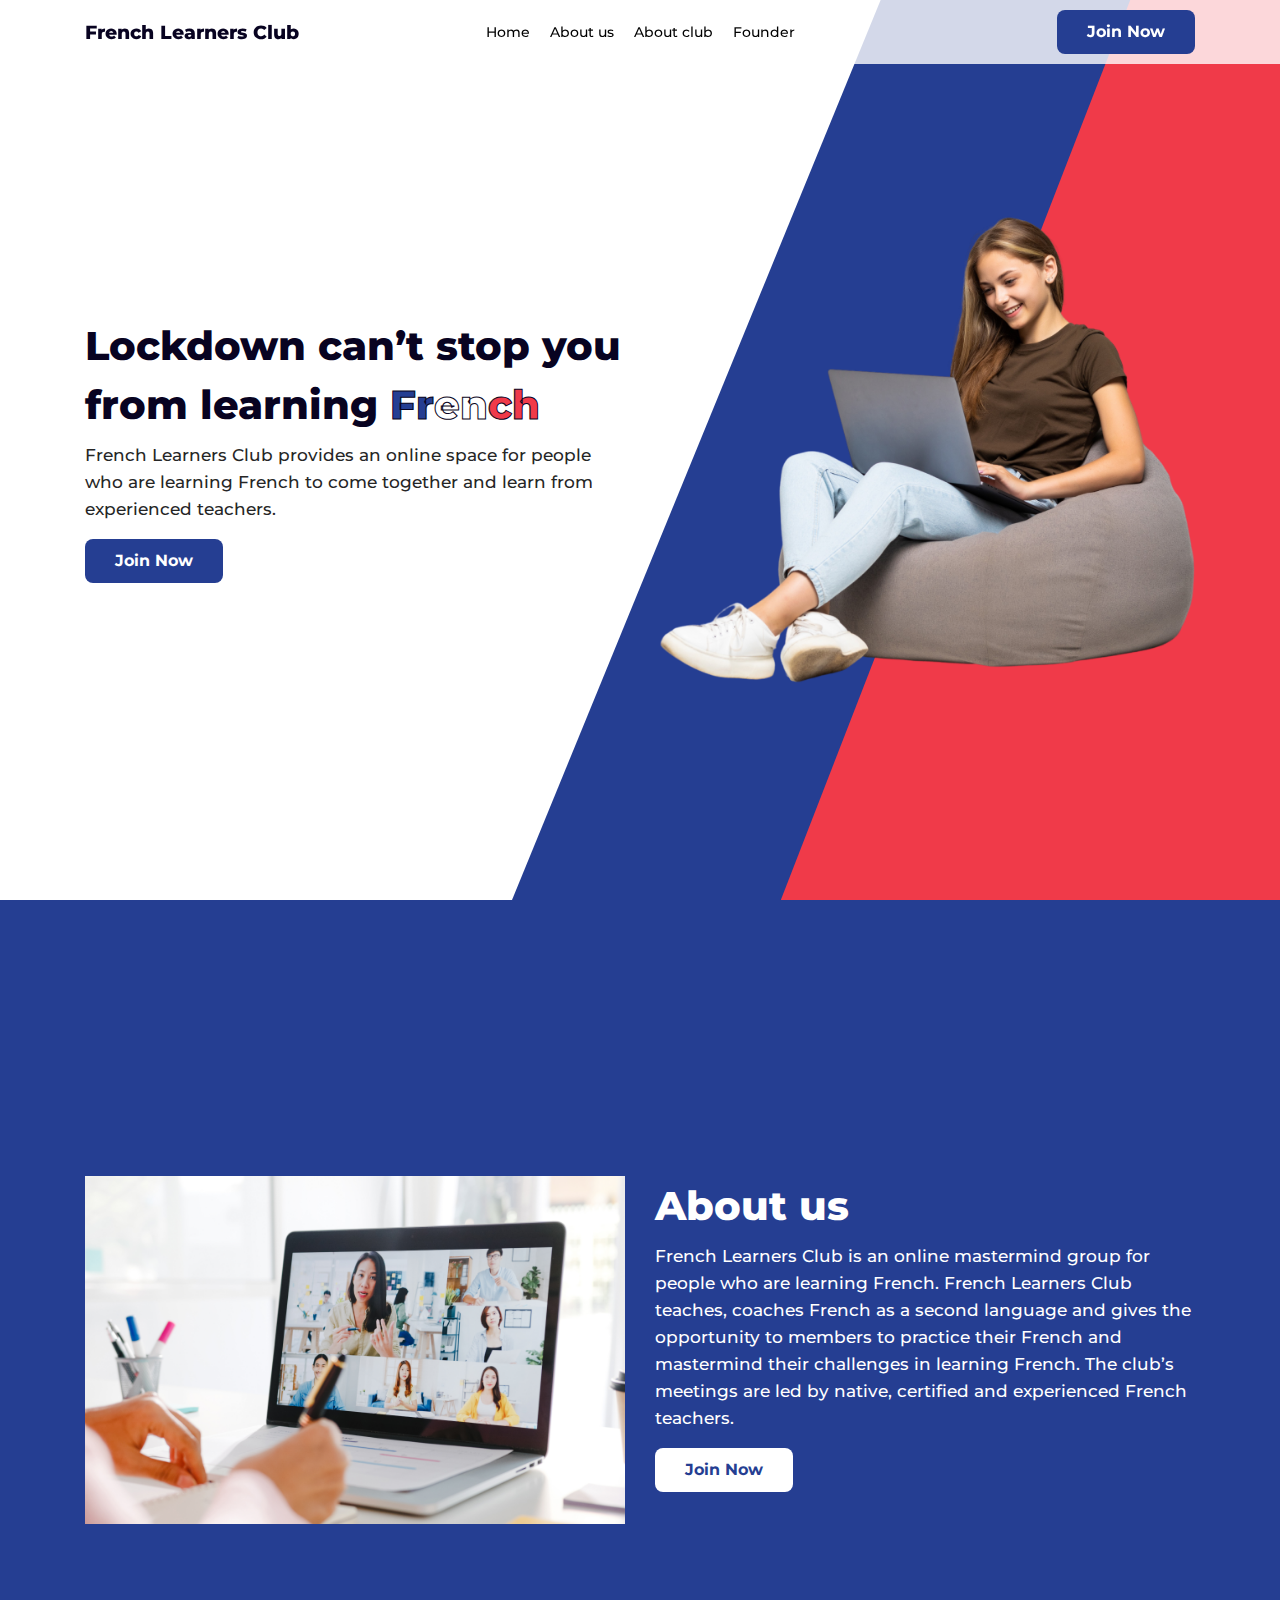
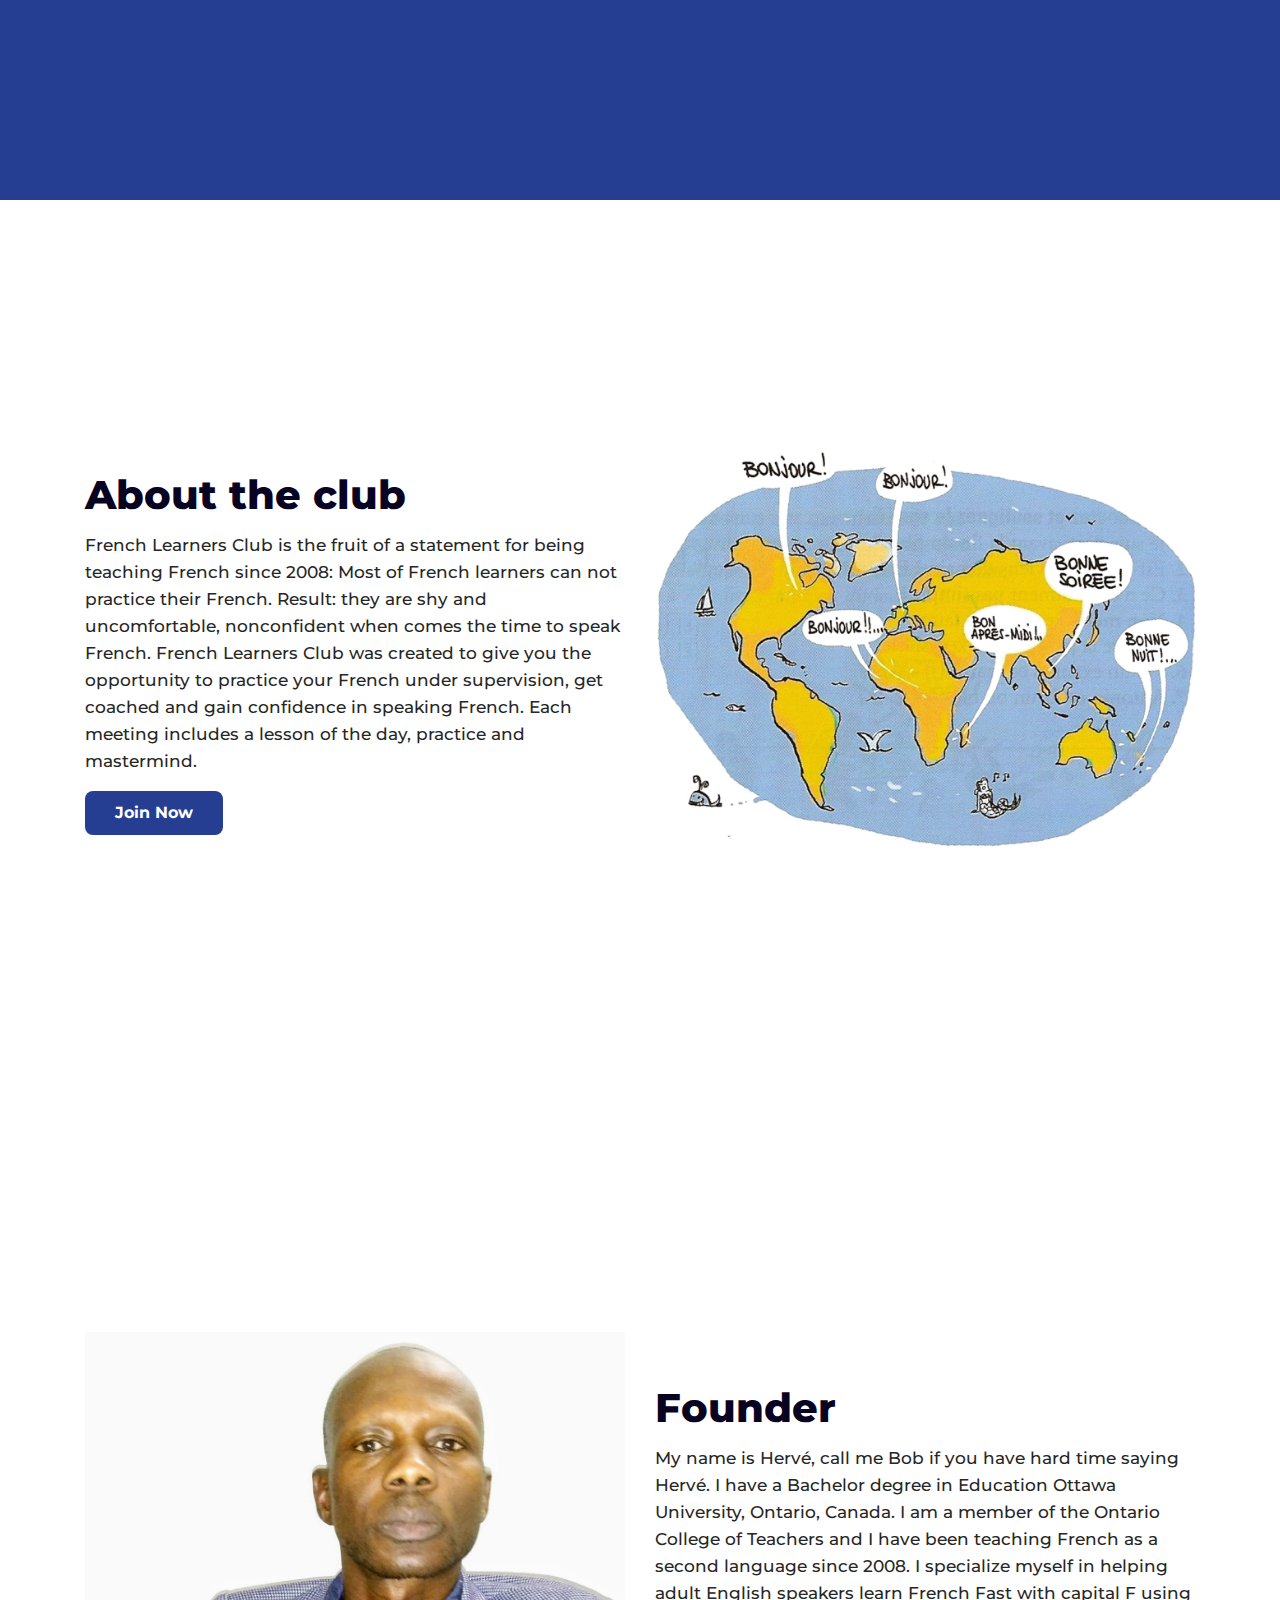
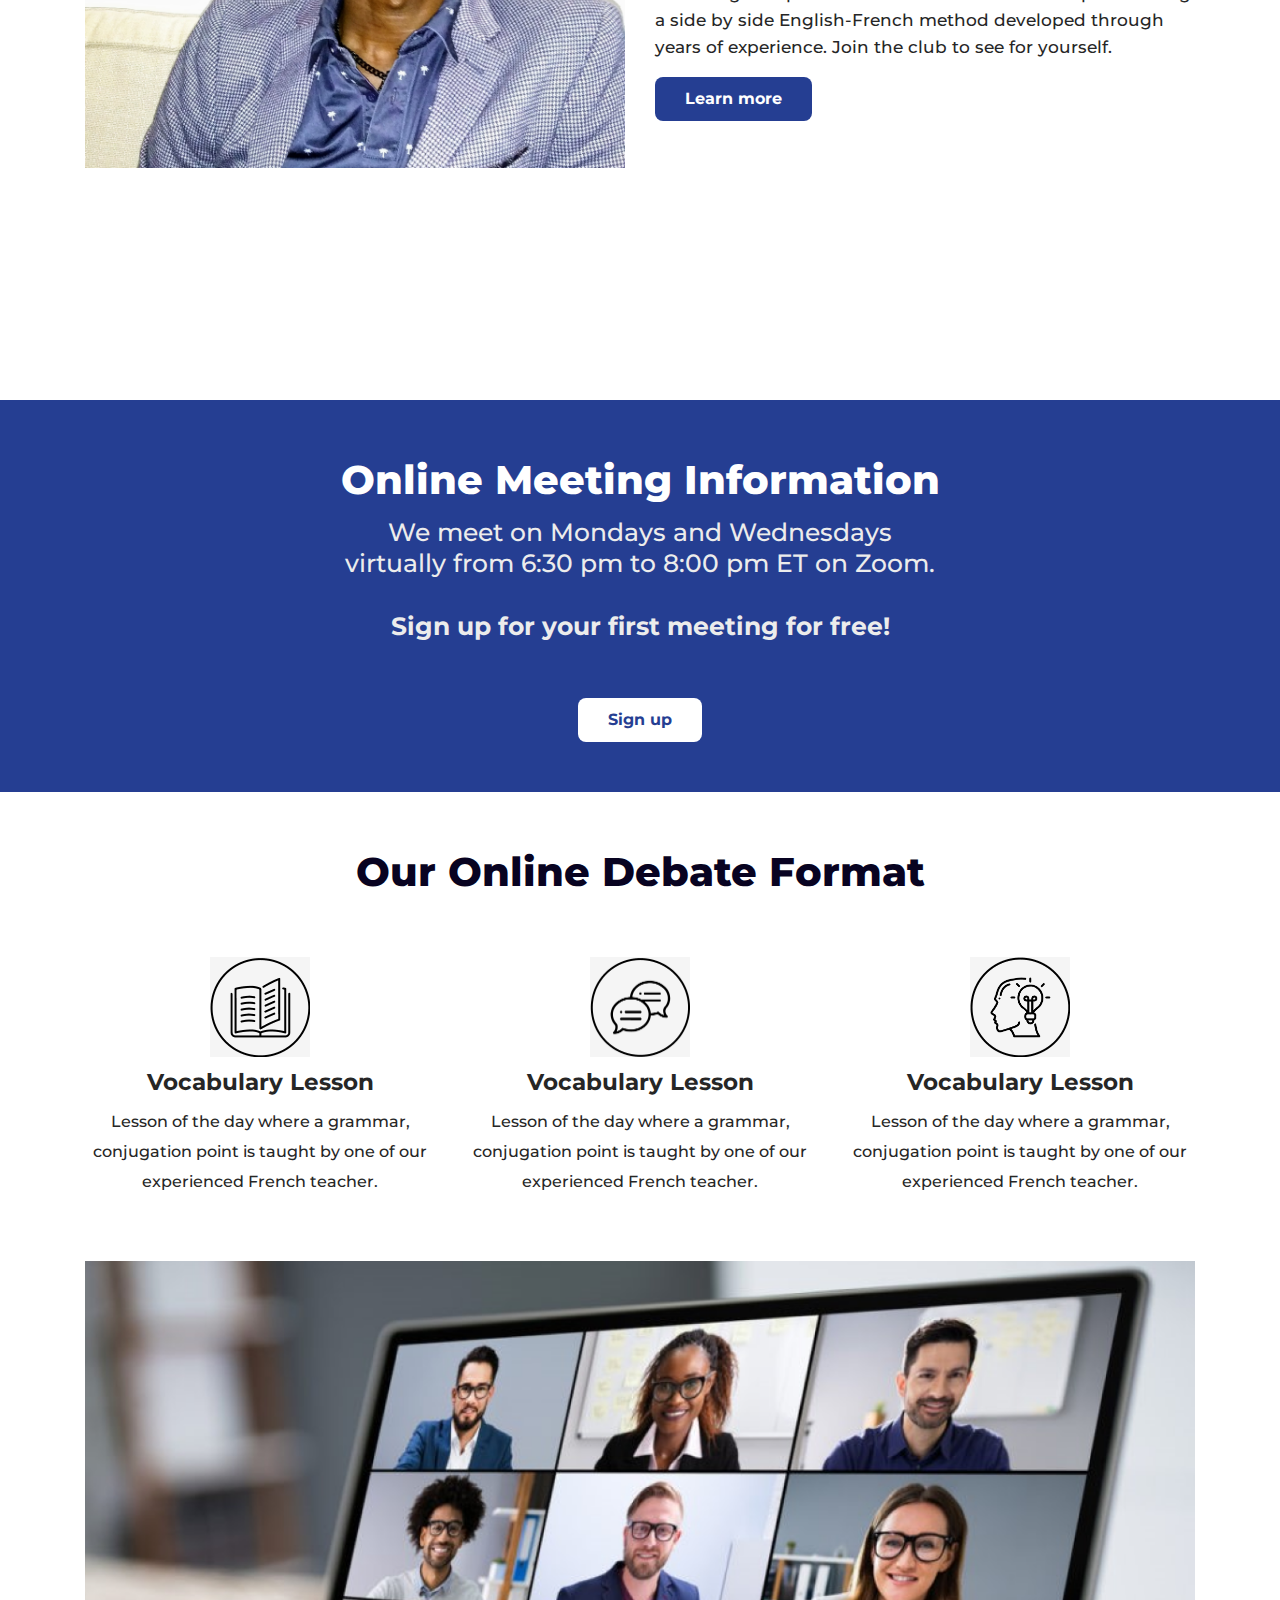
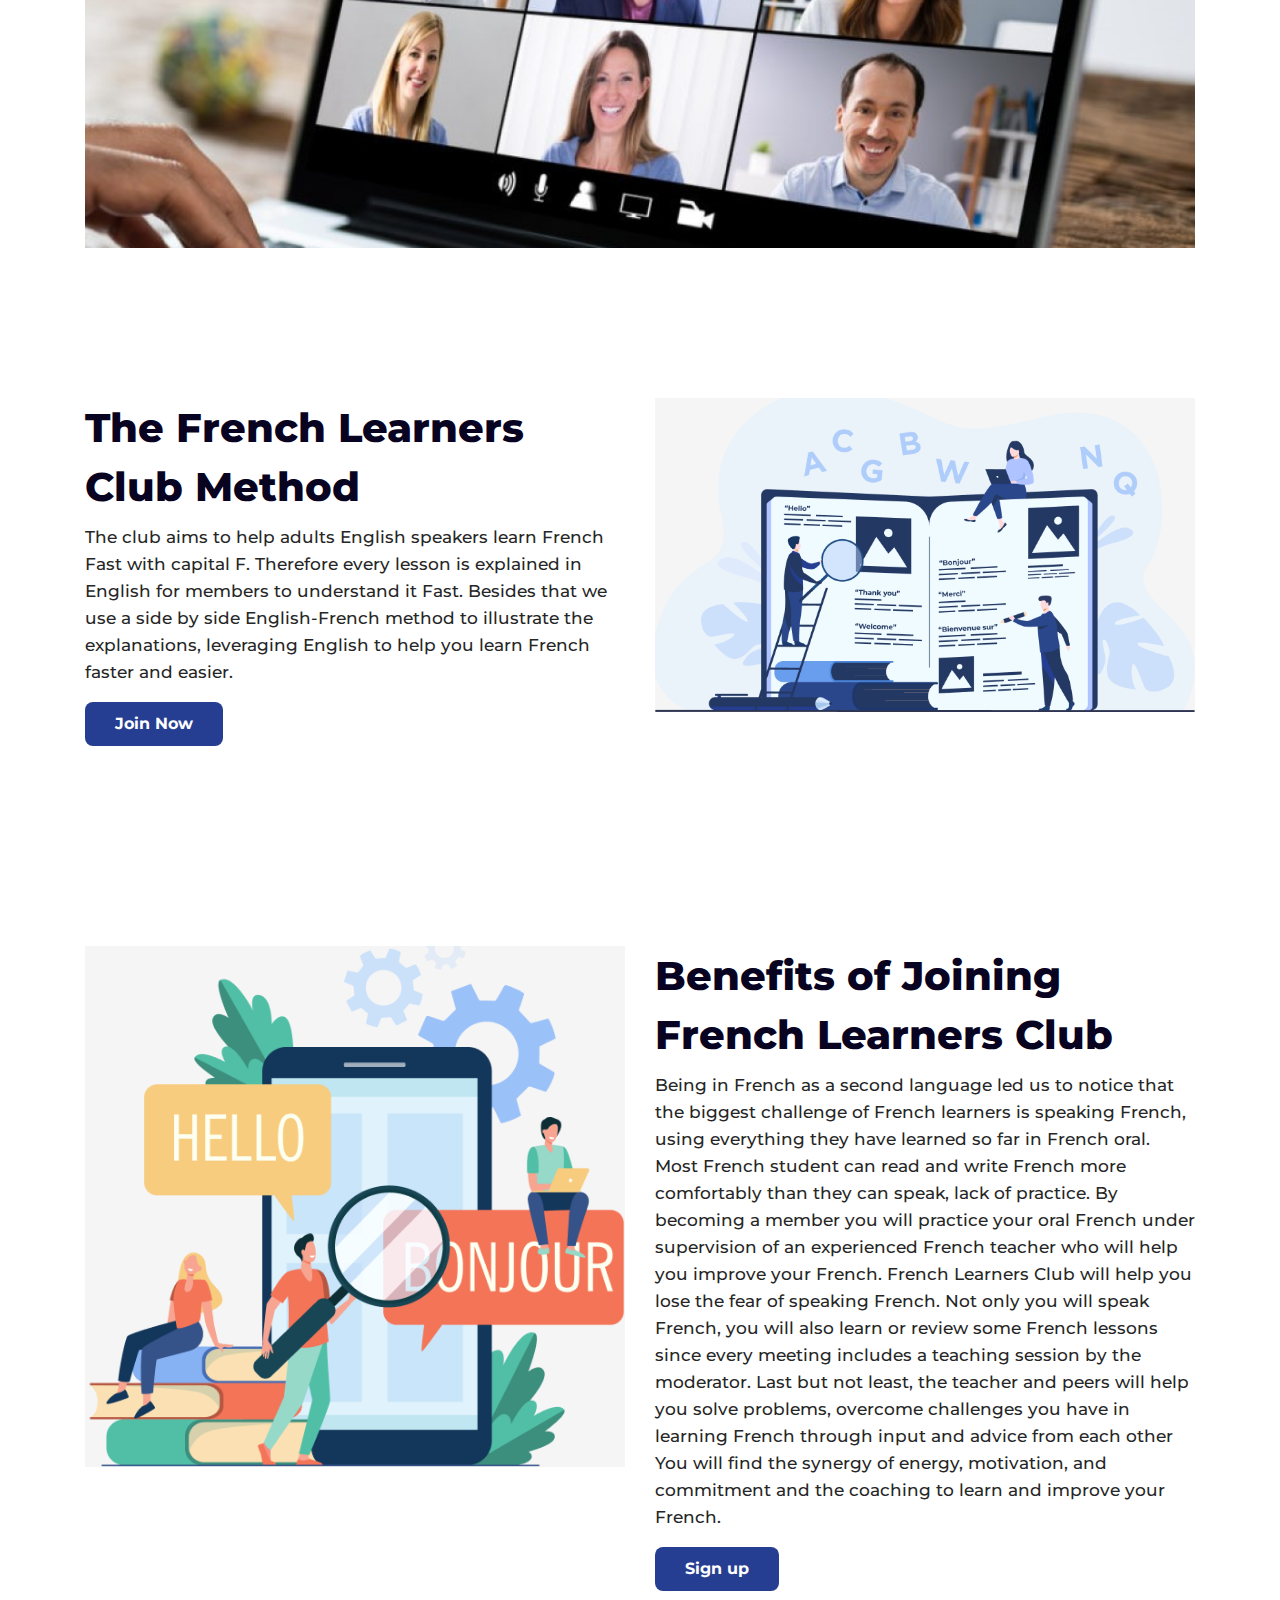
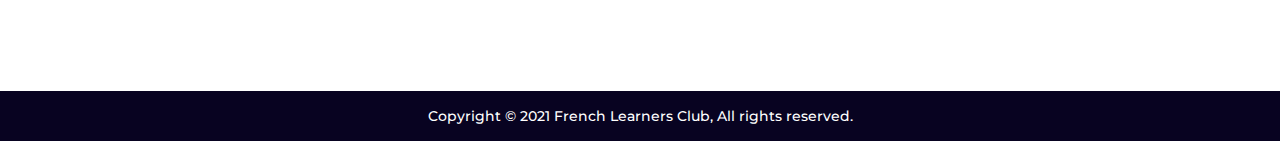
<file: index.html>
<!DOCTYPE html>
<html lang="en">
<head>
    <meta charset="UTF-8">
    <meta http-equiv="X-UA-Compatible" content="IE=edge">
    <meta name="viewport" content="width=device-width, initial-scale=1.0">

    <!--site icon-->
    <!-- <link href="admin-images/E.png" rel="icon" type="image/x-icon"/> -->


    <title>French Learners Club</title>
    <link rel="stylesheet" href="css/style.css">
    <link rel="stylesheet" href="css/bootstrap.css">

    <link rel="stylesheet" href="https://cdnjs.cloudflare.com/ajax/libs/font-awesome/6.1.1/css/all.min.css" integrity="sha512-KfkfwYDsLkIlwQp6LFnl8zNdLGxu9YAA1QvwINks4PhcElQSvqcyVLLD9aMhXd13uQjoXtEKNosOWaZqXgel0g==" crossorigin="anonymous" referrerpolicy="no-referrer" />


    <link rel="preconnect" href="https://fonts.googleapis.com">
    <link rel="preconnect" href="https://fonts.gstatic.com" crossorigin>
    <link href="https://fonts.googleapis.com/css2?family=Montserrat:wght@400;500;600;700;800&display=swap" rel="stylesheet">
</head>

<body>

    <header class="container-fluid">
        <div class="container">
            <div class="row">
                <div class="col-3 logo" style="text-align: left;display: flex;
    align-self: center;">
                    <h1>French Learners Club</h1>
                </div>

                <div class="col-6 list" style="text-align: center; justify-content: center; display: flex;">
                    <ul>
                        <li>
                            <a href="#home">Home</a>
                        </li>

                        <li>
                            <a href="#about">About us</a>
                        </li>

                        <li>
                            <a href="#club">About club</a>
                        </li>

                        <li>
                            <a href="#founder">Founder</a>
                        </li>
                    </ul>
                </div>

                <div class="col-3 hbutton" style="text-align: right;">
                    <a href="contact.html" class="join-button">Join Now</a>
                </div>

                <div class="col-12">
                    <div class="menu-bar">
                        <div id="menu-toggle" class="menu-toggle"></div>

                        <div class="dropdown-menu">
                            <ul>
                                <li>
                                    <a href="#home">Home</a>
                                </li>

                                <li>
                                    <a href="#about">About us</a>
                                </li>

                                <li>
                                    <a href="#club">About club</a>
                                </li>

                                <li>
                                    <a href="#founder">Founder</a>
                                </li>

                                <li>
                                    <a href="contact.html">Join Now</a>
                                </li>
                            </ul>
                        </div>
                    </div>
                </div>
            </div>
        </div>
    </header>



    <section class="home page" id="home">

        <div class="background-layout">
            <div class="layer-one">
                <div class="layer-two">
                </div>
            </div>
        </div>


        <div class="home-content">
            <div class="container">
                <div class="row">
                    <div class="col-md-6 col-12 gap-down" style="display: flex;vertical-align: middle;align-items: start;flex-direction: column;align-self: center;">
                        <h1 class="primary-title">
                            Lockdown can’t stop you from learning 
                            <span style="color: #253E92;-webkit-text-stroke-width: 1px;-webkit-text-stroke-color: #080321;">Fr</span><span style="color: #ffffff;-webkit-text-stroke-width: 1px;-webkit-text-stroke-color: #080321;">en</span><span style="color: #F03A49;-webkit-text-stroke-width: 1px;-webkit-text-stroke-color: #080321;">ch</span>
                        </h1>

                        <p class="main-para">
                            French Learners Club provides an online space for people who are learning French to come together and learn from experienced teachers.
                        </p>

                        <a href="#" class="join-button">Join Now</a>
                    </div>

                    <div class="col-md-6 col-12">
                        <img src="image/happy-woman.png" class="img-fluid">
                    </div>
                </div>
            </div>
        </div>

    </section>

    <section class="about page" id="about" style="background-color: #253E92;">
        <div class="container">
            <div class="row">
                <div class="col-md-6 col-12 gap-down">
                    <img src="image/asia-businesswoman.png" class="img-fluid">
                </div>

                <div class="col-md-6 col-12">
                    <h1 class="primary-title" style="color: white !important;">
                            About us
                        </h1>

                        <p class="main-para" style="color: white !important;">
                            French Learners Club is an online mastermind group for people who are learning French. French Learners Club teaches, coaches French as a second language and  gives the opportunity to members to practice their French and mastermind their challenges in learning French. The club’s meetings are led by native, certified and experienced French teachers.
                        </p>

                        <a href="#" class="join-button" style="background-color: white !important; color: #253E92;">Join Now</a>
                </div>
            </div>
        </div>
    </section>

    <section class="club page" id="club">
        <div class="container">
            <div class="row">
                <div class="col-md-6 col-12 gap-down" style="display: flex;vertical-align: middle;align-items: start;flex-direction: column;align-self: center;">
                        <h1 class="primary-title">
                            About the club
                        </h1>

                        <p class="main-para">
                            French Learners Club is the fruit of a statement for being teaching French since 2008: Most of French learners can not practice their French. Result: they are shy and uncomfortable, nonconfident when comes the time to speak French.
                            French Learners Club was created to give you the opportunity to practice your French under supervision, get coached and gain confidence in speaking French. Each meeting includes a lesson of the day, practice and mastermind.
                        </p>

                        <a href="#" class="join-button">Join Now</a>
                </div>

                <div class="col-md-6 col-12">
                    <img src="image/asd 1.png" class="img-fluid">
                </div>
            </div>
        </div>
    </section>

    <section class="founder page" id="founder">
        <div class="container">
            <div class="row">
                <div class="col-md-6 col-12 gap-down">
                    <img src="image/founder.png" class="img-fluid">
                </div>

                <div class="col-md-6 col-12" style="display: flex;vertical-align: middle;align-items: start;flex-direction: column;align-self: center;">
                        <h1 class="primary-title">
                            Founder
                        </h1>

                        <p class="main-para">
                            My name is Hervé, call me Bob if you have hard time saying Hervé. I have a Bachelor degree in Education Ottawa University, Ontario, Canada. I am a member of the Ontario College of Teachers and I have been teaching French as a second language since 2008. I specialize myself in helping adult English speakers learn French Fast with capital F using a side by side English-French method developed through years of experience. Join the club to see for yourself.
                        </p>

                        <a href="#" class="join-button">Learn more</a>
                </div>
            </div>
        </div>
    </section>



    <section class="meeting"style="background-color: #253E92;">
        <div class="container">
            <h1 class="primary-title" style="color: white;">Online Meeting Information</h1>

            <h3>We meet on Mondays and Wednesdays <br> virtually from 6:30 pm to 8:00 pm ET on Zoom. </h3>
            <br>

            <h2>Sign up for your first meeting for free!</h2>

            <br>
            <br>

            <a href="#" class="join-button" style="background-color: white !important; color: #253E92;">Sign up</a>
        </div>
    </section>


    <section class="debate">
        <div class="container">
            <h1 class="primary-title">Our Online Debate Format</h1>

            <br>
            <br>


            <div class="row">
                <div class="col-md-4 col-12">
                    <div class="format-box">
                        <img src="image/voc.png" class="img-fluid">

                        <h4>Vocabulary Lesson</h4>

                        <p>Lesson of the day where a grammar, conjugation point is taught by one of our experienced French teacher.</p>
                    </div>
                </div>

                <div class="col-md-4 col-12">
                    <div class="format-box">
                        <img src="image/prac.png" class="img-fluid">

                        <h4>Vocabulary Lesson</h4>

                        <p>Lesson of the day where a grammar, conjugation point is taught by one of our experienced French teacher.</p>
                    </div>
                </div>

                <div class="col-md-4 col-12">
                    <div class="format-box">
                        <img src="image/mas.png" class="img-fluid">

                        <h4>Vocabulary Lesson</h4>

                        <p>Lesson of the day where a grammar, conjugation point is taught by one of our experienced French teacher.</p>
                    </div>
                </div>
            </div>

            <br>
            <br>

            <img src="image/sdqw 1.png" class="img-fluid">
        </div>
    </section>


    <section class="method">
        <div class="container">
            <div class="row">
                
                <div class="col-md-6 col-12 gap-down" style="display: flex;vertical-align: middle;align-items: start;flex-direction: column;align-self: center;">
                        <h1 class="primary-title">
                            The French Learners Club Method
                        </h1>

                        <p class="main-para">
                            The club aims to help adults English speakers learn French Fast with capital F. Therefore every lesson is explained in English for members to understand it Fast. Besides that we use a side by side English-French method to illustrate the explanations, leveraging English to help you learn French faster and easier.
                        </p>

                        <a href="#" class="join-button">Join Now</a>
                </div>

                <div class="col-md-6 col-12">
                    <img src= "image/method.png" class="img-fluid">
                </div>

            </div>
        </div>
    </section>



    <section class="benefit">
        <div class="container">
            <div class="row">

                <div class="col-md-6 col-12 gap-down">
                    <img src= "image/benefit.png" class="img-fluid">
                </div>
                
                <div class="col-md-6 col-12" style="display: flex;vertical-align: middle;align-items: start;flex-direction: column;align-self: center;">
                        <h1 class="primary-title">
                            Benefits of Joining French Learners Club
                        </h1>

                        <p class="main-para">
                            Being in French as a second language led us to notice that the biggest challenge of French learners is speaking French, using everything they have learned so far in French oral. Most French student can read and write French more comfortably than they can speak, lack of practice.
                            By becoming a member you will practice your oral French under supervision of an experienced French teacher who will help you improve your French. French Learners Club will help you lose the fear of speaking French.
                            Not only you will speak French, you will also learn or review some French lessons since every meeting includes a teaching session by the moderator.
                            Last but not least, the teacher and peers will help you solve problems, overcome challenges you have in learning French through input and advice from each other You will find the synergy of energy, motivation, and commitment and the coaching to learn and improve your French.
                        </p>

                        <a href="#" class="join-button">Sign up</a>
                </div>

            </div>
        </div>
    </section>


    <footer>
        <div class="container">
            <h5>Copyright © 2021 French Learners Club, All rights reserved.</h5>
        </div>
    </footer>
    


    <script>
        const toggle = document.getElementById('menu-toggle');
        toggle.onclick = function(){
            toggle.classList.toggle('active');
        }
    </script>

    <script src="js/jquery.js"></script>
    <script src="js/popper.js"></script>
    <script src="js/bootstrap.js"></script>
</body>
</html>
</file>
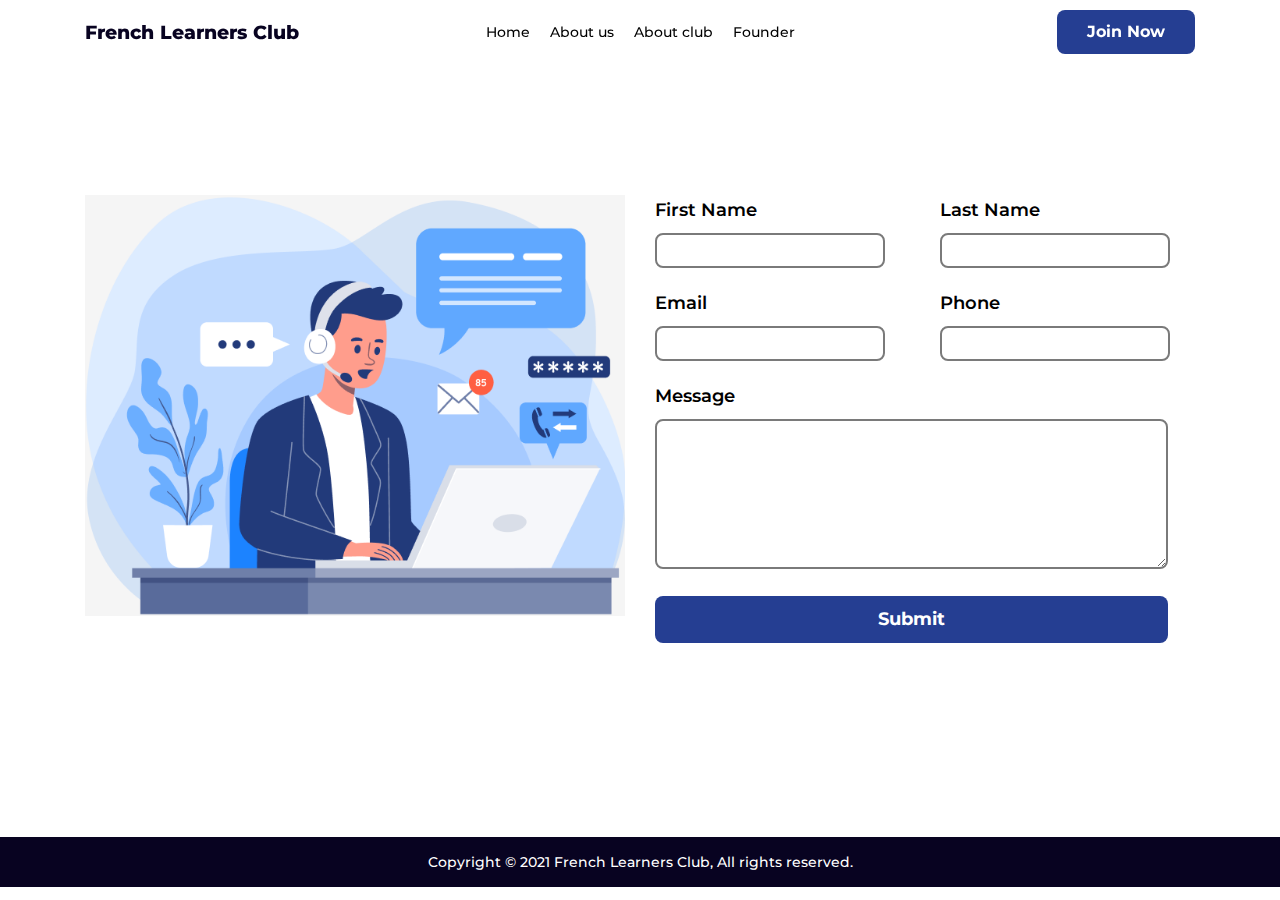
<file: contact.html>
<!DOCTYPE html>
<html lang="en">
<head>
    <meta charset="UTF-8">
    <meta http-equiv="X-UA-Compatible" content="IE=edge">
    <meta name="viewport" content="width=device-width, initial-scale=1.0">

    <!--site icon-->
    <!-- <link href="admin-images/E.png" rel="icon" type="image/x-icon"/> -->


    <title>French Learners Club</title>
    <link rel="stylesheet" href="css/style.css">
    <link rel="stylesheet" href="css/bootstrap.css">

    <link rel="stylesheet" href="https://cdnjs.cloudflare.com/ajax/libs/font-awesome/6.1.1/css/all.min.css" integrity="sha512-KfkfwYDsLkIlwQp6LFnl8zNdLGxu9YAA1QvwINks4PhcElQSvqcyVLLD9aMhXd13uQjoXtEKNosOWaZqXgel0g==" crossorigin="anonymous" referrerpolicy="no-referrer" />


    <link rel="preconnect" href="https://fonts.googleapis.com">
    <link rel="preconnect" href="https://fonts.gstatic.com" crossorigin>
    <link href="https://fonts.googleapis.com/css2?family=Montserrat:wght@400;500;600;700;800&display=swap" rel="stylesheet">
</head>
<body>


    <header class="container-fluid">
        <div class="container">
            <div class="row">
                <div class="col-3 logo" style="text-align: left;display: flex;
    align-self: center;">
                    <h1>French Learners Club</h1>
                </div>

                <div class="col-6 list" style="text-align: center; justify-content: center; display: flex;">
                    <ul>
                        <li>
                            <a href="index.html">Home</a>
                        </li>

                        <li>
                            <a href="index.html/#about">About us</a>
                        </li>

                        <li>
                            <a href="index.html/#club">About club</a>
                        </li>

                        <li>
                            <a href="index.html/#founder">Founder</a>
                        </li>
                    </ul>
                </div>

                <div class="col-3 hbutton" style="text-align: right;">
                    <a href="contact.html" class="join-button">Join Now</a>
                </div>

                <div class="col-12">
                    <div class="menu-bar">
                        <div id="menu-toggle" class="menu-toggle"></div>

                        <div class="dropdown-menu">
                            <ul>
                                <li>
                                    <a href="#home">Home</a>
                                </li>

                                <li>
                                    <a href="#about">About us</a>
                                </li>

                                <li>
                                    <a href="#club">About club</a>
                                </li>

                                <li>
                                    <a href="#founder">Founder</a>
                                </li>

                                <li>
                                    <a href="contact.html">Join Now</a>
                                </li>
                            </ul>
                        </div>
                    </div>
                </div>
            </div>
        </div>
    </header>
    
    <section class="contact page">
        <div class="container">
            <div class="row">
                <div class="col-md-6 col-12 gap-down">
                    <img src="image/contact.png" class="img-fluid">
                </div>

                <div class="col-md-6 col-12">
                    <form>
                        <div class="row">
                            <div class="col-md-6 col-12">
                                <h4>First Name</h4>
                                <input type="text" name="first-name">
                            </div>

                            <div class="col-md-6 col-12">
                                <h4>Last Name</h4>
                                <input type="text" name="last-name">
                            </div>
                        </div>

                        <div class="row">
                            <div class="col-md-6 col-12">
                                <h4>Email</h4>
                                <input type="text" name="first-name">
                            </div>

                            <div class="col-md-6 col-12">
                                <h4>Phone</h4>
                                <input type="text" name="last-name">
                            </div>
                        </div>

                        <h4>Message</h4>
                        <textarea maxlength="600"></textarea>

                        <a href="#">Submit</a>
                    </form>
                </div>
            </div>
        </div>
    </section>


    <footer>
        <div class="container">
            <h5>Copyright © 2021 French Learners Club, All rights reserved.</h5>
        </div>
    </footer>


    <script>
        const toggle = document.getElementById('menu-toggle');
        toggle.onclick = function(){
            toggle.classList.toggle('active');
        }
    </script>

    <script src="js/jquery.js"></script>
    <script src="js/popper.js"></script>
    <script src="js/bootstrap.js"></script>
</body>
</html>
</file>
<file: css/style.css>
*{
	padding: 0;
	margin: 0;
	box-sizing: border-box;
}


ul{
	margin-bottom: 0 !important;
}

li{
	list-style-type: none;
}

a{
	text-decoration: none !important;
}

.col-4{
	padding: 0 !important;
}


html,body{
	scroll-behavior: smooth;
}


.page{
	height: 100vh;
	width: 100%;
	display: flex;
    flex-direction: column;
    justify-content: center;
}


.container{
	width: 1380px;
}


.primary-title{
	font-family: 'Montserrat', sans-serif;
	font-style: normal;
	font-weight: 800;
	font-size: 40px;
	line-height: 59px;
	color: #080321;
}

.main-para{
	font-family: 'Montserrat', sans-serif;
	font-style: normal;
	font-weight: 500;
	font-size: 17px;
	line-height: 27px;
	color: #262626;
}


header{
	padding: 10px 0;
	background-color: rgba(255, 255, 255, 0.8);
	position: fixed;
	width: 100%;
	z-index: 99999;
}

header h1{
	font-family: 'Montserrat', sans-serif;
	font-style: normal;
	font-weight: 800;
	font-size: 1.5vw;
	line-height: 36px;
	color: #080321;
	margin-bottom: 0;
}

header ul{
	display: flex;
	flex-direction: row;
    align-items: center;
}

header ul li{
	padding: 0 10px;
}

header ul li a{
	font-family: 'Montserrat', sans-serif;
	font-style: normal;
	font-weight: 500;
	color: black;
	font-size: 1.1vw;
	line-height: 27px;
}

.join-button{
	display: inline-flex;
	flex-direction: row;
	justify-content: center;
	align-items: center;
	padding: 10px 30px;
	gap: 10px;
	background: #253E92;
	border-radius: 8px;
	font-family: 'Montserrat', sans-serif;
	font-style: normal;
	font-weight: 700;
	color: white;
	transition: 0.3s;
}

.join-button:hover{
	background-color: #F03A49;
	color: white;
}


.menu-bar{
	display: none;
    justify-content: end;
}

#menu-toggle{
	position: relative;
	width: 50px;
	height: 50px;
	cursor: pointer;
	display: flex;
	justify-content: center;
	align-items: center;
	transition: 0.3s;
}
#menu-toggle::before{
	content: '';
	position: absolute;
	width: 28px;
	height: 2px;
	background-color: #F90105;
	transform: translateY(-10px);
	box-shadow: 0 10px 0 #F90105;
	transition: 0.3s;
}
#menu-toggle.active::before{
	transform: translateY(0px) rotate(45deg);
	box-shadow: 0 0 0 #F90105;
}
#menu-toggle::after{
	content: '';
	position: absolute;
	width: 28px;
	height: 2px;
	background-color: #F90105;
	transform: translateY(10px);
	transition: 0.3s;
}
#menu-toggle.active::after{
	transform: translateY(0px) rotate(-45deg);
}

#menu-toggle.active ~ .dropdown-menu{
	display: block;
}

#menu-toggle.active ~ .dropdown-menu{
	display: block;
	width: 100%;
}

#menu-toggle.active ~ .dropdown-menu ul{
	display: block;
}

#menu-toggle.active ~ .dropdown-menu ul li a{
	font-size: 13px;
}


.background-layout{
	width: 100%;
	height: 100%;
	display: flex;
	justify-content: end;
}


.home{
	position: relative;
}

.layer-one{
	width: 60%;
	height: 100%;
	background-color: #253E92;
	display: flex;
	justify-content: end;
	-webkit-clip-path: polygon(48% 0, 100% 0%, 100% 100%, 0% 100%);
	clip-path: polygon(48% 0, 100% 0%, 100% 100%, 0% 100%);
}

.layer-two{
	width: 65%;
	height: 100%;
	background-color: #F03A49;
	-webkit-clip-path: polygon(70% 0, 100% 0%, 100% 100%, 0% 100%);
	clip-path: polygon(70% 0, 100% 0%, 100% 100%, 0% 100%);
}

.home-content{
	position: absolute;
	top: 0;
	left: 0;
	right: 0;
	height: 100%;
    display: flex;
    vertical-align: middle;
    align-items: center;
}

.meeting{
	padding: 50px 0;
	text-align: center;
}
.meeting h3{
	font-family: 'Montserrat', sans-serif;
	font-style: normal;
	font-weight: 500;
	font-size: 25px;
	line-height: 31px;
	text-align: center;
	color: #ECECEC;
}

.meeting h2{
	font-family: 'Montserrat', sans-serif;
	font-style: normal;
	font-weight: 700;
	font-size: 25px;
	line-height: 31px;
	text-align: center;
	color: #ECECEC;
}


.debate{
	padding: 50px 0;
	text-align: center;
}

.format-box img{
	width: 100px;
	height: 100px;
}

.format-box h4{
	margin: 10px 0;
	font-family: 'Montserrat', sans-serif;
	font-style: normal;
	font-weight: 700;
	font-size: 23px;
	line-height: 30px;
	text-align: center;
	color: #262626;

}

.format-box p{
	font-family: 'Montserrat';
	font-style: normal;
	font-weight: 500;
	font-size: 16px;
	line-height: 30px;
	text-align: center;
	color: #262626;
}


.method{
	padding: 100px 0;
}

.benefit{
	padding: 100px 0;
}


.contact{
	padding: 50px 0;
	height: 93vh !important;
}

.contact form h4{
	font-family: 'Montserrat';
	font-style: normal;
	font-weight: 600;
	font-size: 18px;
	line-height: 30px;
	color: #000000;
}

.contact form input{
	border: 2px solid #7A7A7A;
	padding: 0 10px;
	border-radius: 8px;
	height: 35px;
	width: 90%;
	margin-bottom: 20px;
}

.contact form textarea{
	padding: 10px;
	border: 2px solid #7A7A7A;
	border-radius: 8px;
	width: 95%;
	height: 150px;
	margin-bottom: 20px;
}

.contact form a{
	background: #253E92;
	border-radius: 8px;
	width: 95%;
	display: flex;
	flex-direction: row;
	justify-content: center;
	align-items: center;
	padding: 10px;
	gap: 10px;


	font-family: 'Montserrat';
	font-style: normal;
	font-weight: 700;
	font-size: 18px;
	line-height: 27px;
	color: #FFFFFF;
}


footer{
	background-color: #080321;
	padding: 10px 0;
}

footer h5{
	font-family: 'Montserrat';
	font-style: normal;
	font-weight: 500;
	font-size: 14px;
	line-height: 30px;
	text-align: center;
	color: #FFFFFF;
	margin-bottom: 0;
}


@media only screen and (max-width: 1024px){
	header ul li a{
		font-size: 1.3vw;
	}
}

@media only screen and (max-width: 992px){
	.primary-title{
		line-height: normal;
		font-size: 30px;
	}
	.main-para{
		line-height: normal;
		font-size: 14px;
	}
}

@media only screen and (max-width: 767px){
	header{
		padding: 0;
	}
	.logo{
		display: none !important;
	}

	.list{
		display: none !important;
	}

	.hbutton{
		display: none;
	}

	.layer-one{
		width: 100%;
		-webkit-clip-path: polygon(110% 0, 100% 0%, 100% 100%, 0% 100%);
    clip-path: polygon(110% 0, 100% 0%, 100% 100%, 0% 100%);
	}

	.layer-two{
		-webkit-clip-path: polygon(165% 0, 100% 0%, 100% 100%, 0% 100%);
    clip-path: polygon(165% 0, 100% 0%, 100% 100%, 0% 100%);
	}

	.contact{
		height: auto !important;
	}

	.contact form input{
		width: 100%;
	}
	.contact form textarea{
		width: 100%;
	}

	.contact form a{
		width: 100%;
	}

	.gap-down{
		margin-bottom: 20px;
	}

	.menu-bar{
		display: flex;
	}
}

@media only screen and (max-width: 576px){
	.layer-one{
		-webkit-clip-path: polygon(140% 0, 100% 0%, 100% 100%, 0% 100%);
    	clip-path: polygon(140% 0, 100% 0%, 100% 100%, 0% 100%);
	}

	.layer-two{
		-webkit-clip-path: polygon(220% 0, 100% 0%, 100% 100%, 0% 100%);
    	clip-path: polygon(220% 0, 100% 0%, 100% 100%, 0% 100%);
	}
}

@media only screen and (max-width: 420px){
	.layer-one{
		-webkit-clip-path: polygon(170% 0, 100% 0%, 100% 100%, 0% 100%);
    	clip-path: polygon(170% 0, 100% 0%, 100% 100%, 0% 100%);
	}

	.layer-two{
		-webkit-clip-path: polygon(260% 0, 100% 0%, 100% 100%, 0% 100%);
    	clip-path: polygon(260% 0, 100% 0%, 100% 100%, 0% 100%);
	}
}
</file>
